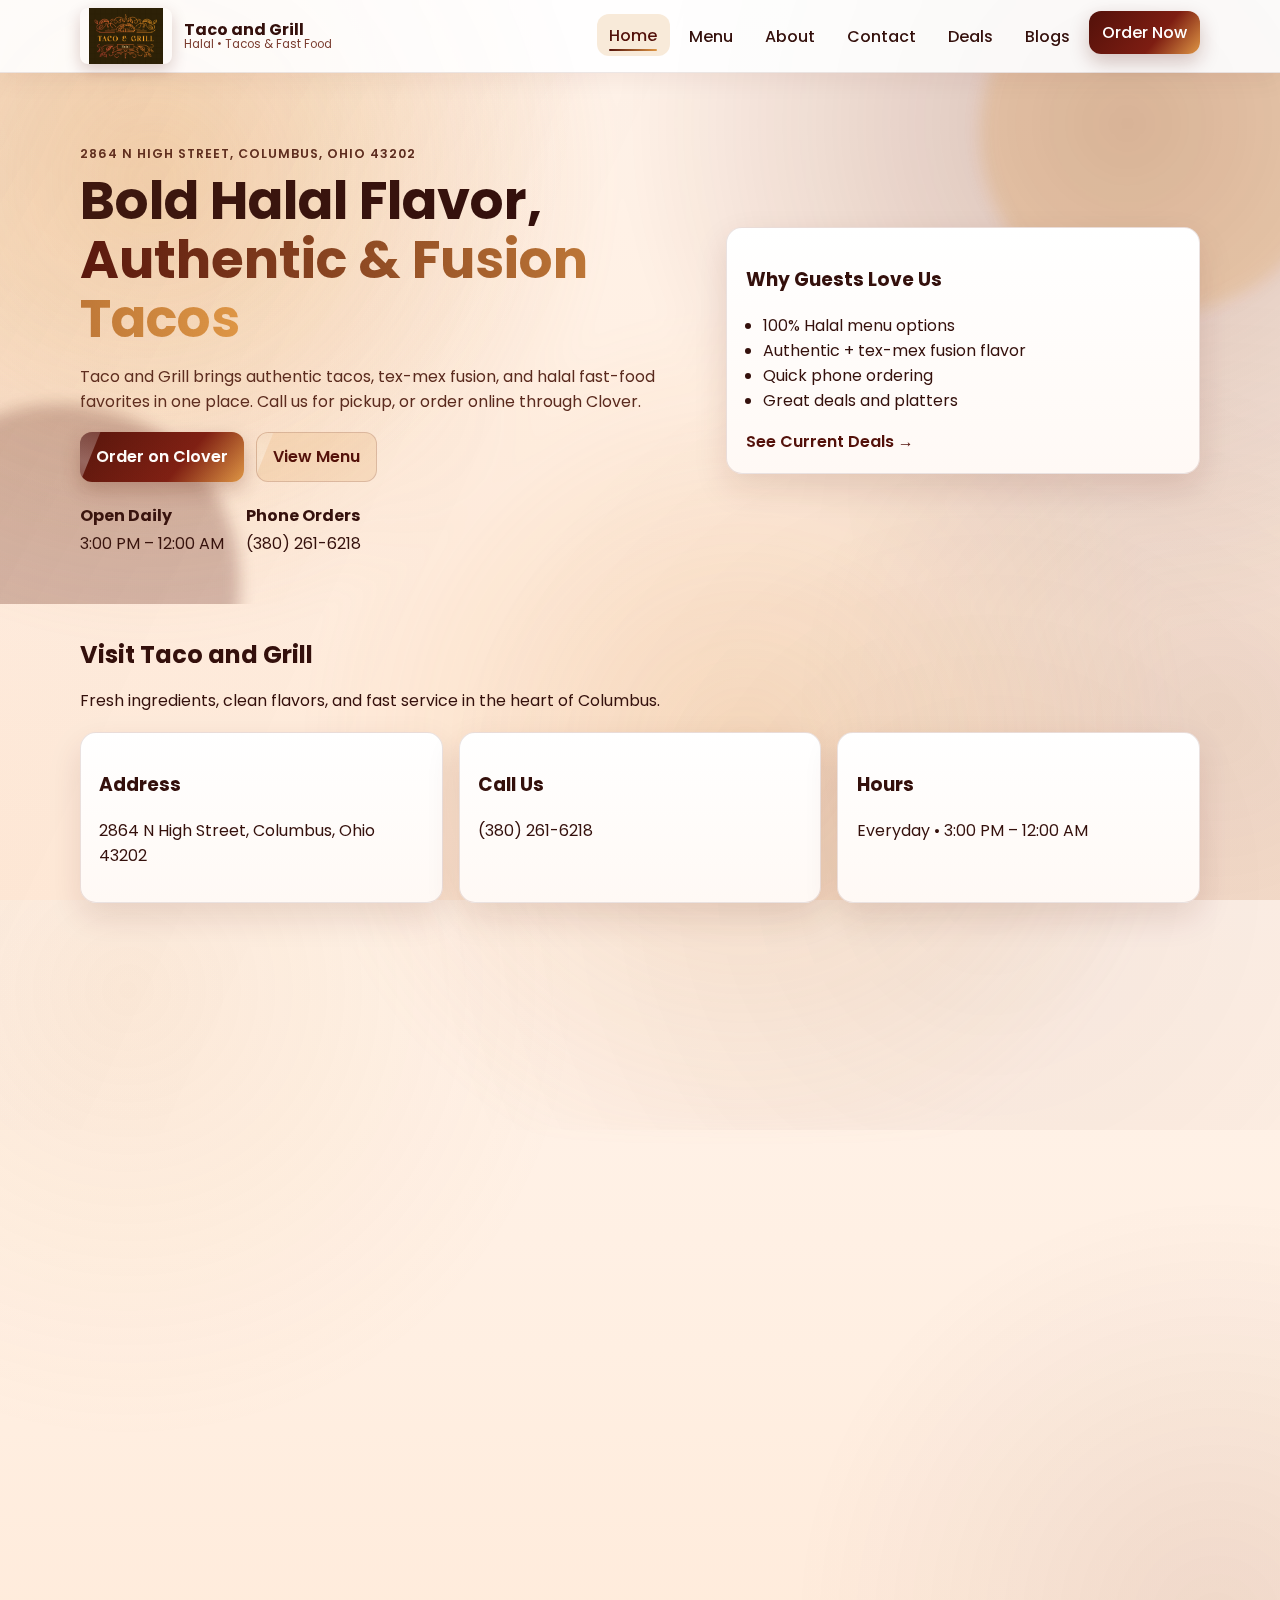
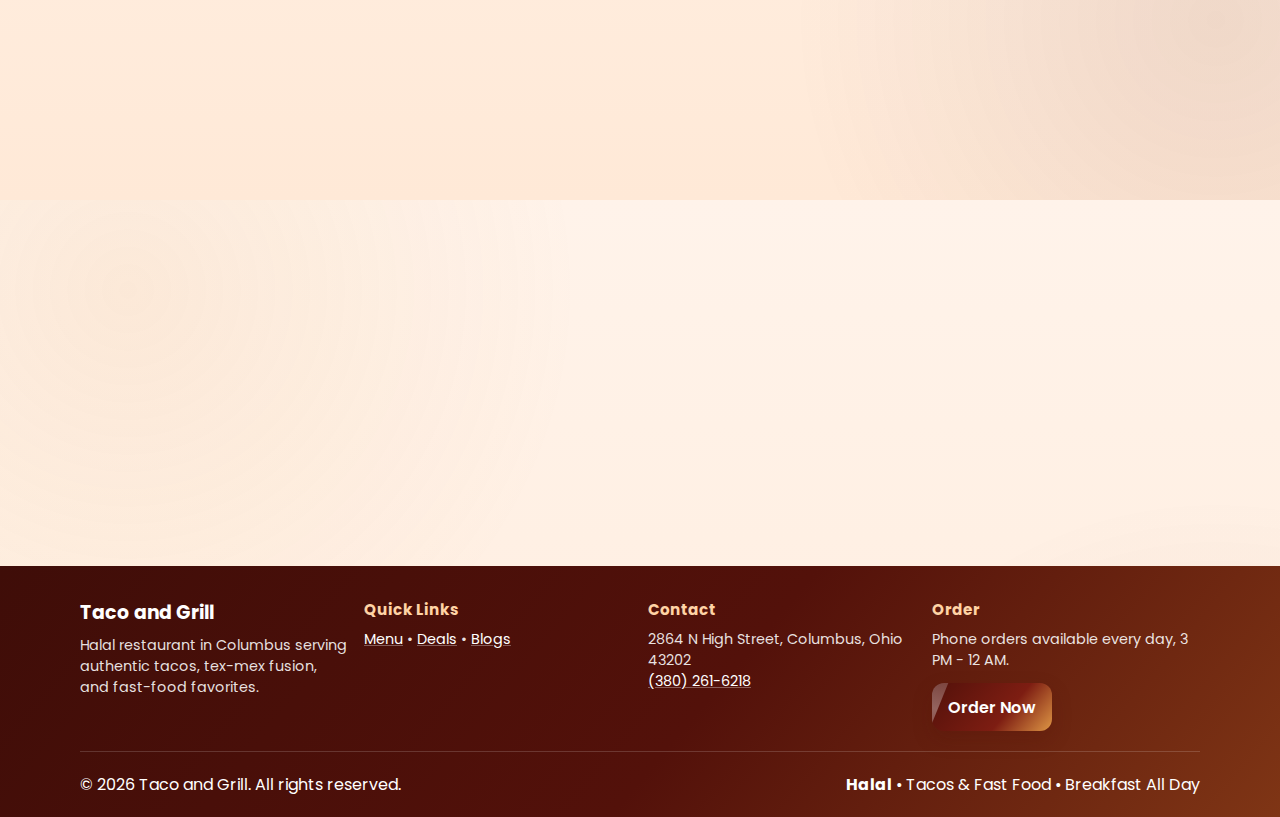
<file: index.html>
<!DOCTYPE html>
<html lang="en">
<head>
  <meta charset="UTF-8" />
  <meta name="viewport" content="width=device-width, initial-scale=1.0" />
  <title>Taco and Grill | Home</title>
  <meta name="description" content="Taco and Grill in Columbus, Ohio. Authentic and fusion tacos, tex-mex, halal fast food, and breakfast all day." />
  <link rel="preconnect" href="https://fonts.googleapis.com">
  <link rel="preconnect" href="https://fonts.gstatic.com" crossorigin>
  <link rel="icon" type="image/svg+xml" href="assets/images/favicon.svg" />
  <link href="https://fonts.googleapis.com/css2?family=Poppins:wght@300;400;500;600;700;800&display=swap" rel="stylesheet">
  <link rel="stylesheet" href="assets/css/styles.css" />
</head>
<body>
  <header class="site-header">
    <nav class="navbar container">
      <a class="brand" href="index.html" aria-label="Taco and Grill home">
        <img class="brand-logo" src="assets/images/logo.png" alt="Taco and Grill logo" onerror="this.style.display='none'; this.nextElementSibling.style.display='grid';" />
        <span class="brand-mark brand-fallback">T&G</span>
        <span class="brand-text">
          <strong>Taco and Grill</strong>
          <small>Halal • Tacos & Fast Food</small>
        </span>
      </a>
      <button class="menu-toggle" id="menuToggle" aria-label="Toggle menu">☰</button>
      <ul class="nav-links" id="navLinks">
        <li><a class="active" href="index.html">Home</a></li>
        <li><a href="menu.html">Menu</a></li>
        <li><a href="about.html">About</a></li>
        <li><a href="contact.html">Contact</a></li>
        <li><a href="deals.html">Deals</a></li>
        <li><a href="blogs.html">Blogs</a></li>
        <li><a id="orderNowLink" class="btn btn-primary" href="https://www.clover.com/" target="_blank" rel="noopener">Order Now</a></li>
      </ul>
    </nav>
  </header>

  <main>
    <section class="hero">
      <div class="hero-bg-glow hero-bg-glow-1"></div>
      <div class="hero-bg-glow hero-bg-glow-2"></div>
      <div class="container hero-grid">
        <div class="hero-content reveal-up">
          <p class="kicker">2864 N High Street, Columbus, Ohio 43202</p>
          <h1>Bold Halal Flavor, <span>Authentic & Fusion Tacos</span></h1>
          <p>
            Taco and Grill brings authentic tacos, tex-mex fusion, and halal fast-food favorites in one place.
            Call us for pickup, or order online through Clover.
          </p>
          <div class="hero-actions">
            <a class="btn btn-primary" id="heroOrderLink" href="https://www.clover.com/" target="_blank" rel="noopener">Order on Clover</a>
            <a class="btn btn-secondary" href="menu.html">View Menu</a>
          </div>
          <div class="meta-row">
            <div>
              <strong>Open Daily</strong>
              <span>3:00 PM – 12:00 AM</span>
            </div>
            <div>
              <strong>Phone Orders</strong>
              <a href="tel:+13802616218">(380) 261-6218</a>
            </div>
          </div>
        </div>
        <div class="hero-card reveal-up delay-1">
          <h3>Why Guests Love Us</h3>
          <ul>
            <li>100% Halal menu options</li>
            <li>Authentic + tex-mex fusion flavor</li>
            <li>Quick phone ordering</li>
            <li>Great deals and platters</li>
          </ul>
          <a href="deals.html" class="text-link">See Current Deals →</a>
        </div>
      </div>
    </section>

    <section class="section container">
      <div class="section-head reveal-up">
        <h2>Visit Taco and Grill</h2>
        <p>Fresh ingredients, clean flavors, and fast service in the heart of Columbus.</p>
      </div>
      <div class="info-cards">
        <article class="card reveal-up">
          <h3>Address</h3>
          <p data-restaurant-address>2864 N High Street, Columbus, Ohio 43202</p>
        </article>
        <article class="card reveal-up delay-1">
          <h3>Call Us</h3>
          <p><a data-restaurant-phone-link href="tel:+13802616218">(380) 261-6218</a></p>
        </article>
        <article class="card reveal-up delay-2">
          <h3>Hours</h3>
          <p data-restaurant-hours>Everyday • 3:00 PM – 12:00 AM</p>
        </article>
      </div>
    </section>

    <section class="section container">
      <div class="section-head reveal-up">
        <h2>What You’ll Find On Our Menu</h2>
        <p>A complete lineup of tacos, burritos, tortas, quesadillas, sides, drinks, plus breakfast served all day.</p>
      </div>
      <div class="cards-grid">
        <article class="card reveal-up">
          <h3>Street-Style Tacos</h3>
          <p>Chicken, beef, birria, shrimp, and supreme options loaded with fresh toppings and signature sauces.</p>
        </article>
        <article class="card reveal-up delay-1">
          <h3>Breakfast Available All Day</h3>
          <p>We keep breakfast on the menu all day as an extra option alongside our taco and fast-food lineup.</p>
        </article>
        <article class="card reveal-up delay-2">
          <h3>Family-Friendly Portions</h3>
          <p>Perfect for solo meals or sharing with friends and family, with generous portions and quick prep.</p>
        </article>
      </div>
    </section>

    <section class="section container">
      <div class="split-highlight reveal-up">
        <div>
          <p class="kicker">Why Choose Us</p>
          <h2>Fast Service, Big Flavor, Halal Focused</h2>
          <p>
            Taco and Grill is built for everyday convenience. Whether you’re grabbing dinner after work,
            planning a late-night pickup, or craving something quick and flavorful, our kitchen is ready with fast turnaround.
          </p>
          <ul class="list-check">
            <li>Halal-focused menu standards</li>
            <li>Open every day from 3 PM to 12 AM</li>
            <li>Easy phone ordering for pickup</li>
            <li>Online ordering through Clover</li>
          </ul>
        </div>
        <div class="highlight-stats">
          <article>
            <strong>7+</strong>
            <span>Menu Categories</span>
          </article>
          <article>
            <strong>All Day</strong>
            <span>Breakfast All Day Option</span>
          </article>
          <article>
            <strong>Daily</strong>
            <span>Open 3 PM - 12 AM</span>
          </article>
          <article>
            <strong>100%</strong>
            <span>Halal Focused</span>
          </article>
        </div>
      </div>
    </section>

    <section class="section container">
      <div class="section-head reveal-up">
        <h2>How to Order</h2>
        <p>Two easy ways to place your order.</p>
      </div>
      <div class="grid-2">
        <article class="card reveal-up">
          <h3>1) Call Us Directly</h3>
          <p>
            Call <a data-restaurant-phone-link href="tel:+13802616218"><strong data-restaurant-phone>(380) 261-6218</strong></a>
            to place your order and confirm pickup time.
          </p>
          <a class="btn btn-primary" href="tel:+13802616218">Call to Order</a>
        </article>
        <article class="card reveal-up delay-1">
          <h3>2) Order on Clover</h3>
          <p>
            Use the Order Now button in the navbar for online ordering through Clover.
            This website is menu view-only.
          </p>
          <a id="homeOrderLink" class="btn btn-secondary" href="https://www.clover.com/" target="_blank" rel="noopener">Open Clover</a>
        </article>
      </div>
    </section>
  </main>

  <footer class="site-footer">
    <div class="container footer-main">
      <div>
        <h3>Taco and Grill</h3>
        <p>Halal restaurant in Columbus serving authentic tacos, tex-mex fusion, and fast-food favorites.</p>
      </div>
      <div>
        <h4>Quick Links</h4>
        <p><a href="menu.html">Menu</a> • <a href="deals.html">Deals</a> • <a href="blogs.html">Blogs</a></p>
      </div>
      <div>
        <h4>Contact</h4>
        <p data-restaurant-address>2864 N High Street, Columbus, Ohio 43202</p>
        <p><a data-restaurant-phone-link href="tel:+13802616218"><span data-restaurant-phone>(380) 261-6218</span></a></p>
      </div>
      <div>
        <h4>Order</h4>
        <p>Phone orders available every day, 3 PM - 12 AM.</p>
        <a id="footerOrderLink" class="btn btn-primary" href="https://www.clover.com/" target="_blank" rel="noopener">Order Now</a>
      </div>
    </div>
    <div class="container footer-bottom">
      <p>© <span id="year"></span> Taco and Grill. All rights reserved.</p>
      <p><strong>Halal</strong> • Tacos & Fast Food • Breakfast All Day</p>
    </div>
  </footer>

  <script src="assets/js/main.js"></script>
</body>
</html>
</file>
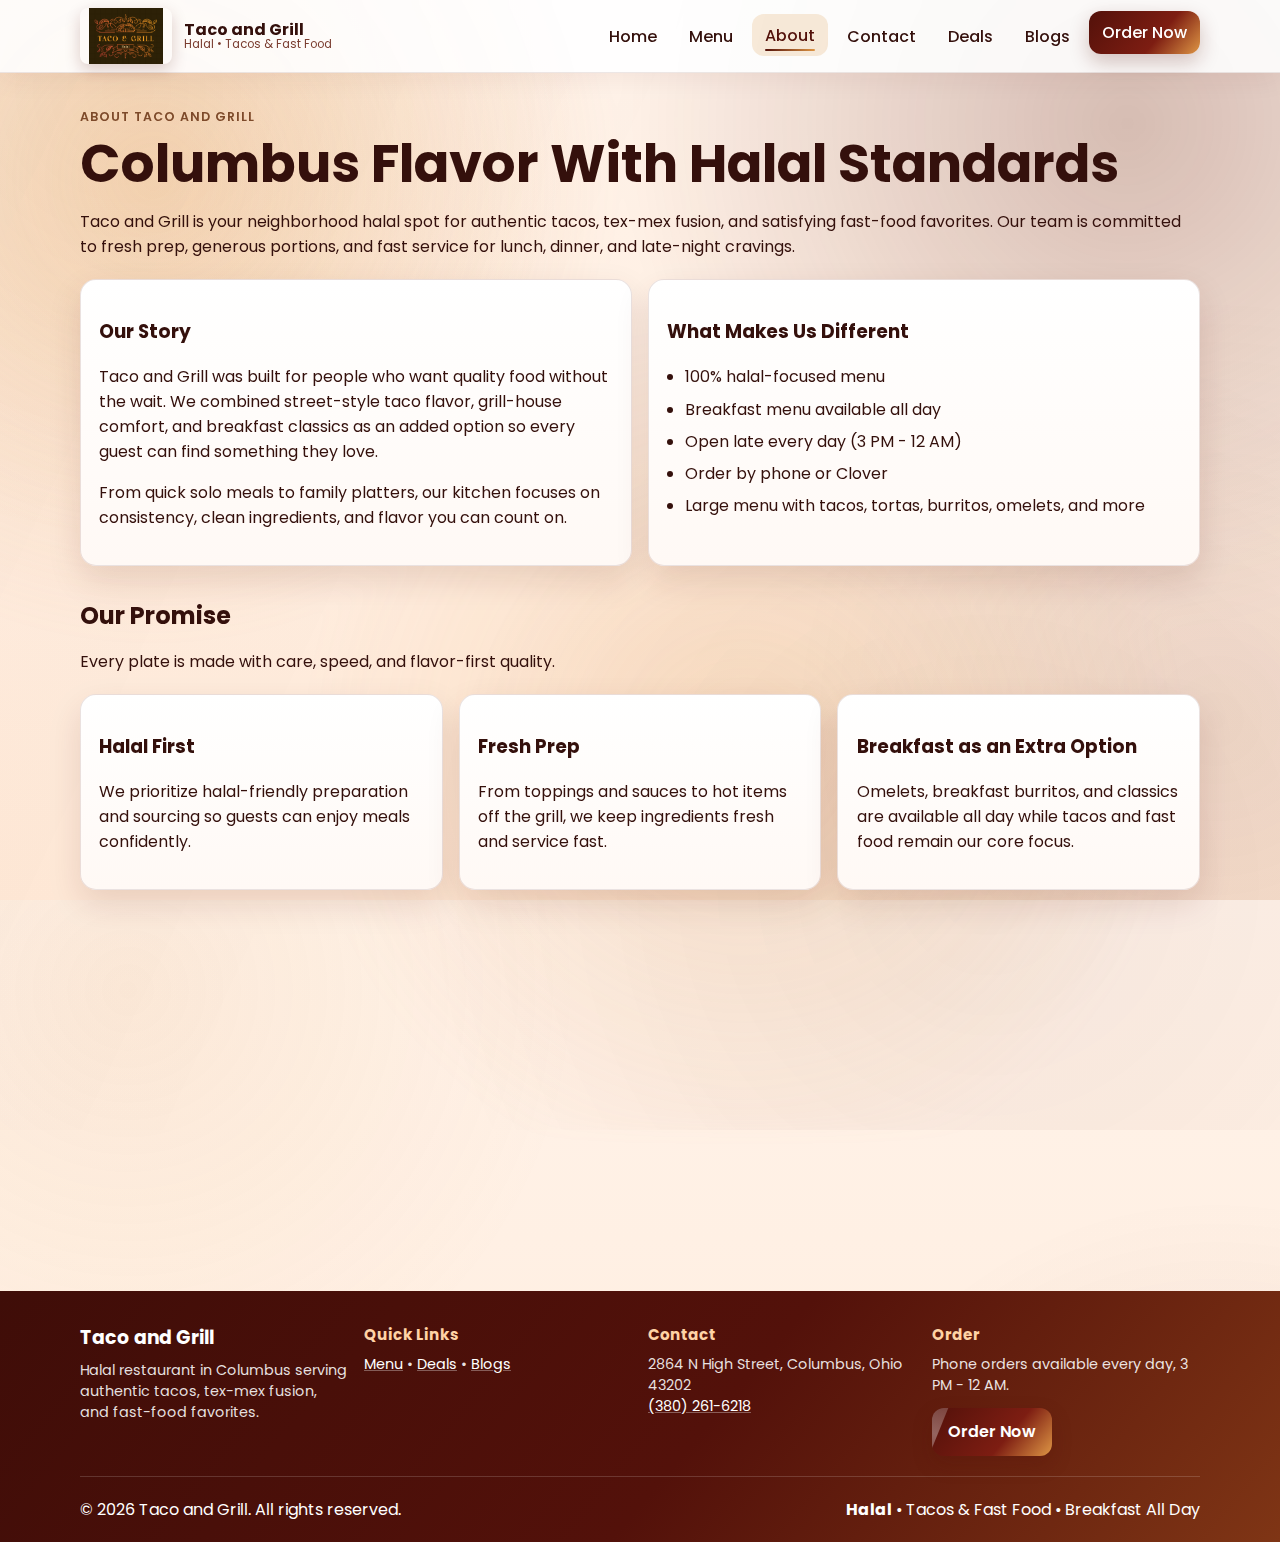
<file: about.html>
<!DOCTYPE html>
<html lang="en">
<head>
  <meta charset="UTF-8" />
  <meta name="viewport" content="width=device-width, initial-scale=1.0" />
  <title>Taco and Grill | About</title>
  <meta name="description" content="Learn more about Taco and Grill, your halal taco and fast-food spot in Columbus with authentic and fusion flavor." />
  <link rel="preconnect" href="https://fonts.googleapis.com">
  <link rel="preconnect" href="https://fonts.gstatic.com" crossorigin>
  <link rel="icon" type="image/svg+xml" href="assets/images/favicon.svg" />
  <link href="https://fonts.googleapis.com/css2?family=Poppins:wght@300;400;500;600;700;800&display=swap" rel="stylesheet">
  <link rel="stylesheet" href="assets/css/styles.css" />
</head>
<body>
  <header class="site-header">
    <nav class="navbar container">
      <a class="brand" href="index.html" aria-label="Taco and Grill home">
        <img class="brand-logo" src="assets/images/logo.png" alt="Taco and Grill logo" onerror="this.style.display='none'; this.nextElementSibling.style.display='grid';" />
        <span class="brand-mark brand-fallback">T&G</span>
        <span class="brand-text">
          <strong>Taco and Grill</strong>
          <small>Halal • Tacos & Fast Food</small>
        </span>
      </a>
      <button class="menu-toggle" id="menuToggle" aria-label="Toggle menu">☰</button>
      <ul class="nav-links" id="navLinks">
        <li><a href="index.html">Home</a></li>
        <li><a href="menu.html">Menu</a></li>
        <li><a class="active" href="about.html">About</a></li>
        <li><a href="contact.html">Contact</a></li>
        <li><a href="deals.html">Deals</a></li>
        <li><a href="blogs.html">Blogs</a></li>
        <li><a id="orderNowLink" class="btn btn-primary" href="https://www.clover.com/" target="_blank" rel="noopener">Order Now</a></li>
      </ul>
    </nav>
  </header>

  <main class="container page-main">
    <section class="section-head reveal-up">
      <p class="kicker">About Taco and Grill</p>
      <h1>Columbus Flavor With Halal Standards</h1>
      <p>
        Taco and Grill is your neighborhood halal spot for authentic tacos, tex-mex fusion, and satisfying fast-food favorites.
        Our team is committed to fresh prep, generous portions, and fast service for lunch, dinner, and late-night cravings.
      </p>
    </section>

    <section class="grid-2">
      <article class="card reveal-up">
        <h3>Our Story</h3>
        <p>
          Taco and Grill was built for people who want quality food without the wait. We combined street-style taco flavor,
          grill-house comfort, and breakfast classics as an added option so every guest can find something they love.
        </p>
        <p>
          From quick solo meals to family platters, our kitchen focuses on consistency, clean ingredients, and flavor you can count on.
        </p>
      </article>
      <article class="card reveal-up delay-1">
        <h3>What Makes Us Different</h3>
        <ul class="list-check">
          <li>100% halal-focused menu</li>
          <li>Breakfast menu available all day</li>
          <li>Open late every day (3 PM - 12 AM)</li>
          <li>Order by phone or Clover</li>
          <li>Large menu with tacos, tortas, burritos, omelets, and more</li>
        </ul>
      </article>
    </section>

    <section class="section">
      <div class="section-head reveal-up">
        <h2>Our Promise</h2>
        <p>Every plate is made with care, speed, and flavor-first quality.</p>
      </div>
      <div class="info-cards">
        <article class="card reveal-up">
          <h3>Halal First</h3>
          <p>
            We prioritize halal-friendly preparation and sourcing so guests can enjoy meals confidently.
          </p>
        </article>
        <article class="card reveal-up delay-1">
          <h3>Fresh Prep</h3>
          <p>
            From toppings and sauces to hot items off the grill, we keep ingredients fresh and service fast.
          </p>
        </article>
        <article class="card reveal-up delay-2">
          <h3>Breakfast as an Extra Option</h3>
          <p>
            Omelets, breakfast burritos, and classics are available all day while tacos and fast food remain our core focus.
          </p>
        </article>
      </div>
    </section>

    <section class="section">
      <div class="card reveal-up">
        <h3>Visit Us in Columbus</h3>
        <p>
          Located at <strong>2864 N High Street, Columbus, Ohio 43202</strong>, Taco and Grill is easy to reach for pickup
          and quick phone orders. Whether you are stopping by after work or ordering dinner for the family,
          we are ready to serve you.
        </p>
        <p>
          Questions about menu items, platters, or current specials? Call us at
          <a data-restaurant-phone-link href="tel:+13802616218"><strong data-restaurant-phone>(380) 261-6218</strong></a>.
        </p>
      </div>
    </section>
  </main>

  <footer class="site-footer">
    <div class="container footer-main">
      <div>
        <h3>Taco and Grill</h3>
        <p>Halal restaurant in Columbus serving authentic tacos, tex-mex fusion, and fast-food favorites.</p>
      </div>
      <div>
        <h4>Quick Links</h4>
        <p><a href="menu.html">Menu</a> • <a href="deals.html">Deals</a> • <a href="blogs.html">Blogs</a></p>
      </div>
      <div>
        <h4>Contact</h4>
        <p data-restaurant-address>2864 N High Street, Columbus, Ohio 43202</p>
        <p><a data-restaurant-phone-link href="tel:+13802616218"><span data-restaurant-phone>(380) 261-6218</span></a></p>
      </div>
      <div>
        <h4>Order</h4>
        <p>Phone orders available every day, 3 PM - 12 AM.</p>
        <a id="footerOrderLink" class="btn btn-primary" href="https://www.clover.com/" target="_blank" rel="noopener">Order Now</a>
      </div>
    </div>
    <div class="container footer-bottom">
      <p>© <span id="year"></span> Taco and Grill. All rights reserved.</p>
      <p><strong>Halal</strong> • Tacos & Fast Food • Breakfast All Day</p>
    </div>
  </footer>

  <script src="assets/js/main.js"></script>
</body>
</html>
</file>
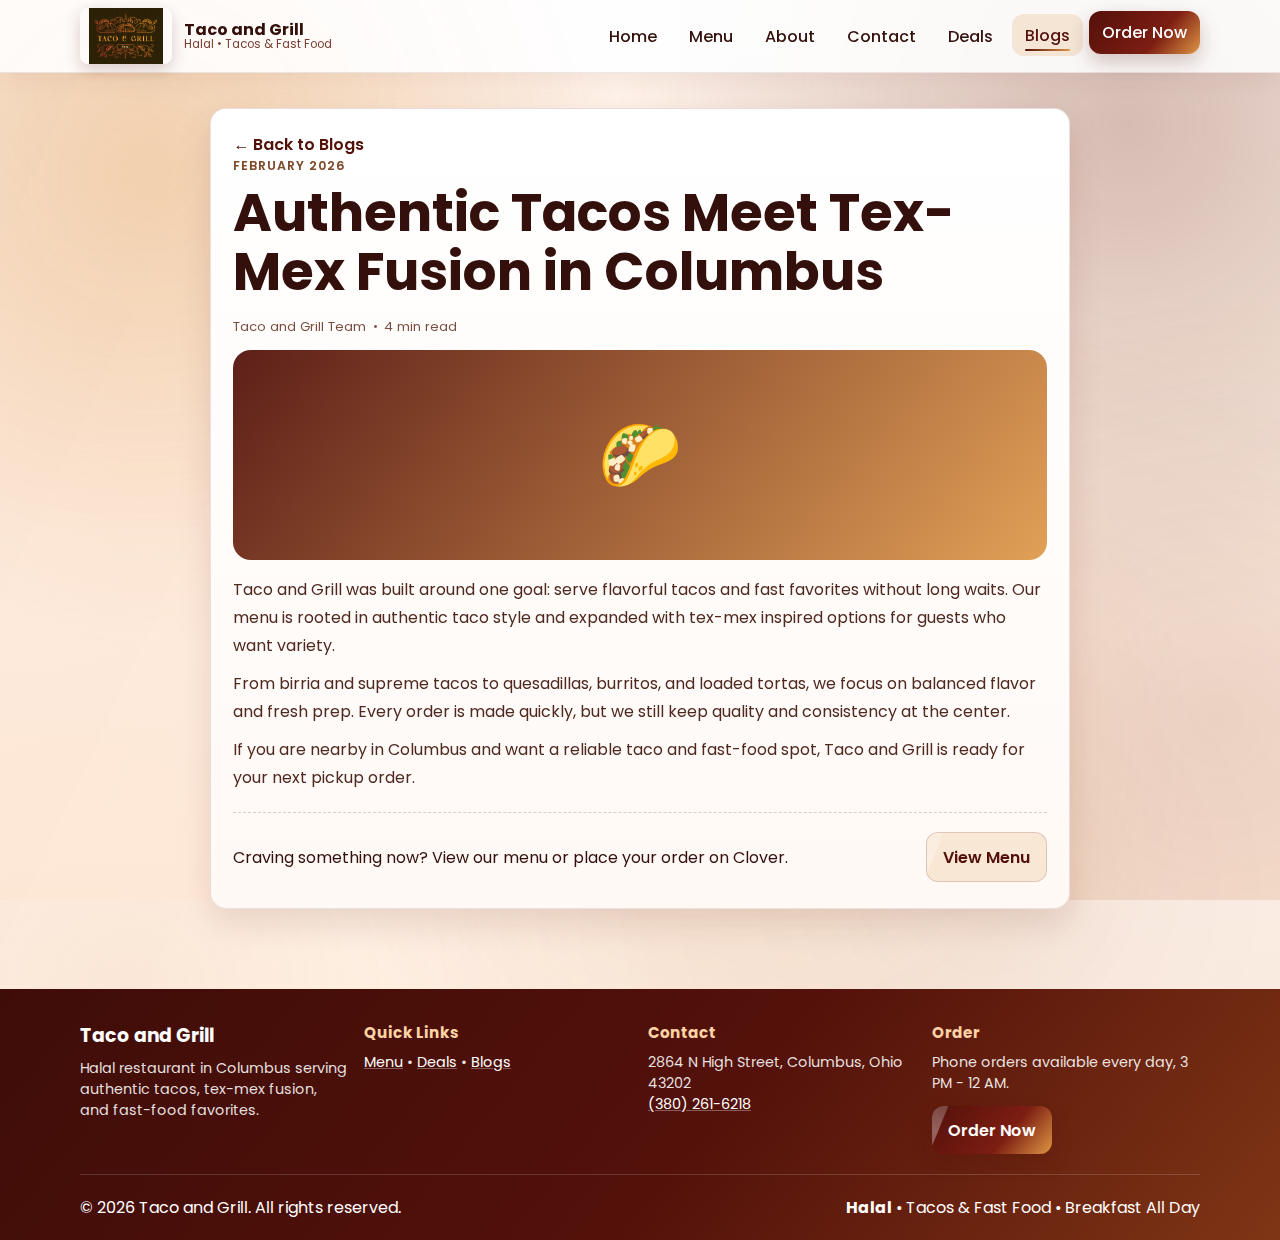
<file: blog-detail.html>
<!DOCTYPE html>
<html lang="en">
<head>
  <meta charset="UTF-8" />
  <meta name="viewport" content="width=device-width, initial-scale=1.0" />
  <title>Taco and Grill | Blog</title>
  <meta name="description" content="Read blog updates and restaurant stories from Taco and Grill." />
  <link rel="preconnect" href="https://fonts.googleapis.com">
  <link rel="preconnect" href="https://fonts.gstatic.com" crossorigin>
  <link rel="icon" type="image/svg+xml" href="assets/images/favicon.svg" />
  <link href="https://fonts.googleapis.com/css2?family=Poppins:wght@300;400;500;600;700;800&display=swap" rel="stylesheet">
  <link rel="stylesheet" href="assets/css/styles.css" />
</head>
<body>
  <header class="site-header">
    <nav class="navbar container">
      <a class="brand" href="index.html" aria-label="Taco and Grill home">
        <img class="brand-logo" src="assets/images/logo.png" alt="Taco and Grill logo" onerror="this.style.display='none'; this.nextElementSibling.style.display='grid';" />
        <span class="brand-mark brand-fallback">T&G</span>
        <span class="brand-text">
          <strong>Taco and Grill</strong>
          <small>Halal • Tacos & Fast Food</small>
        </span>
      </a>
      <button class="menu-toggle" id="menuToggle" aria-label="Toggle menu">☰</button>
      <ul class="nav-links" id="navLinks">
        <li><a href="index.html">Home</a></li>
        <li><a href="menu.html">Menu</a></li>
        <li><a href="about.html">About</a></li>
        <li><a href="contact.html">Contact</a></li>
        <li><a href="deals.html">Deals</a></li>
        <li><a class="active" href="blogs.html">Blogs</a></li>
        <li><a id="orderNowLink" class="btn btn-primary" href="https://www.clover.com/" target="_blank" rel="noopener">Order Now</a></li>
      </ul>
    </nav>
  </header>

  <main class="container page-main">
    <section id="blogDetailContainer" aria-live="polite"></section>
  </main>

  <footer class="site-footer">
    <div class="container footer-main">
      <div>
        <h3>Taco and Grill</h3>
        <p>Halal restaurant in Columbus serving authentic tacos, tex-mex fusion, and fast-food favorites.</p>
      </div>
      <div>
        <h4>Quick Links</h4>
        <p><a href="menu.html">Menu</a> • <a href="deals.html">Deals</a> • <a href="blogs.html">Blogs</a></p>
      </div>
      <div>
        <h4>Contact</h4>
        <p data-restaurant-address>2864 N High Street, Columbus, Ohio 43202</p>
        <p><a data-restaurant-phone-link href="tel:+13802616218"><span data-restaurant-phone>(380) 261-6218</span></a></p>
      </div>
      <div>
        <h4>Order</h4>
        <p>Phone orders available every day, 3 PM - 12 AM.</p>
        <a id="footerOrderLink" class="btn btn-primary" href="https://www.clover.com/" target="_blank" rel="noopener">Order Now</a>
      </div>
    </div>
    <div class="container footer-bottom">
      <p>© <span id="year"></span> Taco and Grill. All rights reserved.</p>
      <p><strong>Halal</strong> • Tacos & Fast Food • Breakfast All Day</p>
    </div>
  </footer>

  <script src="assets/js/main.js"></script>
</body>
</html>
</file>
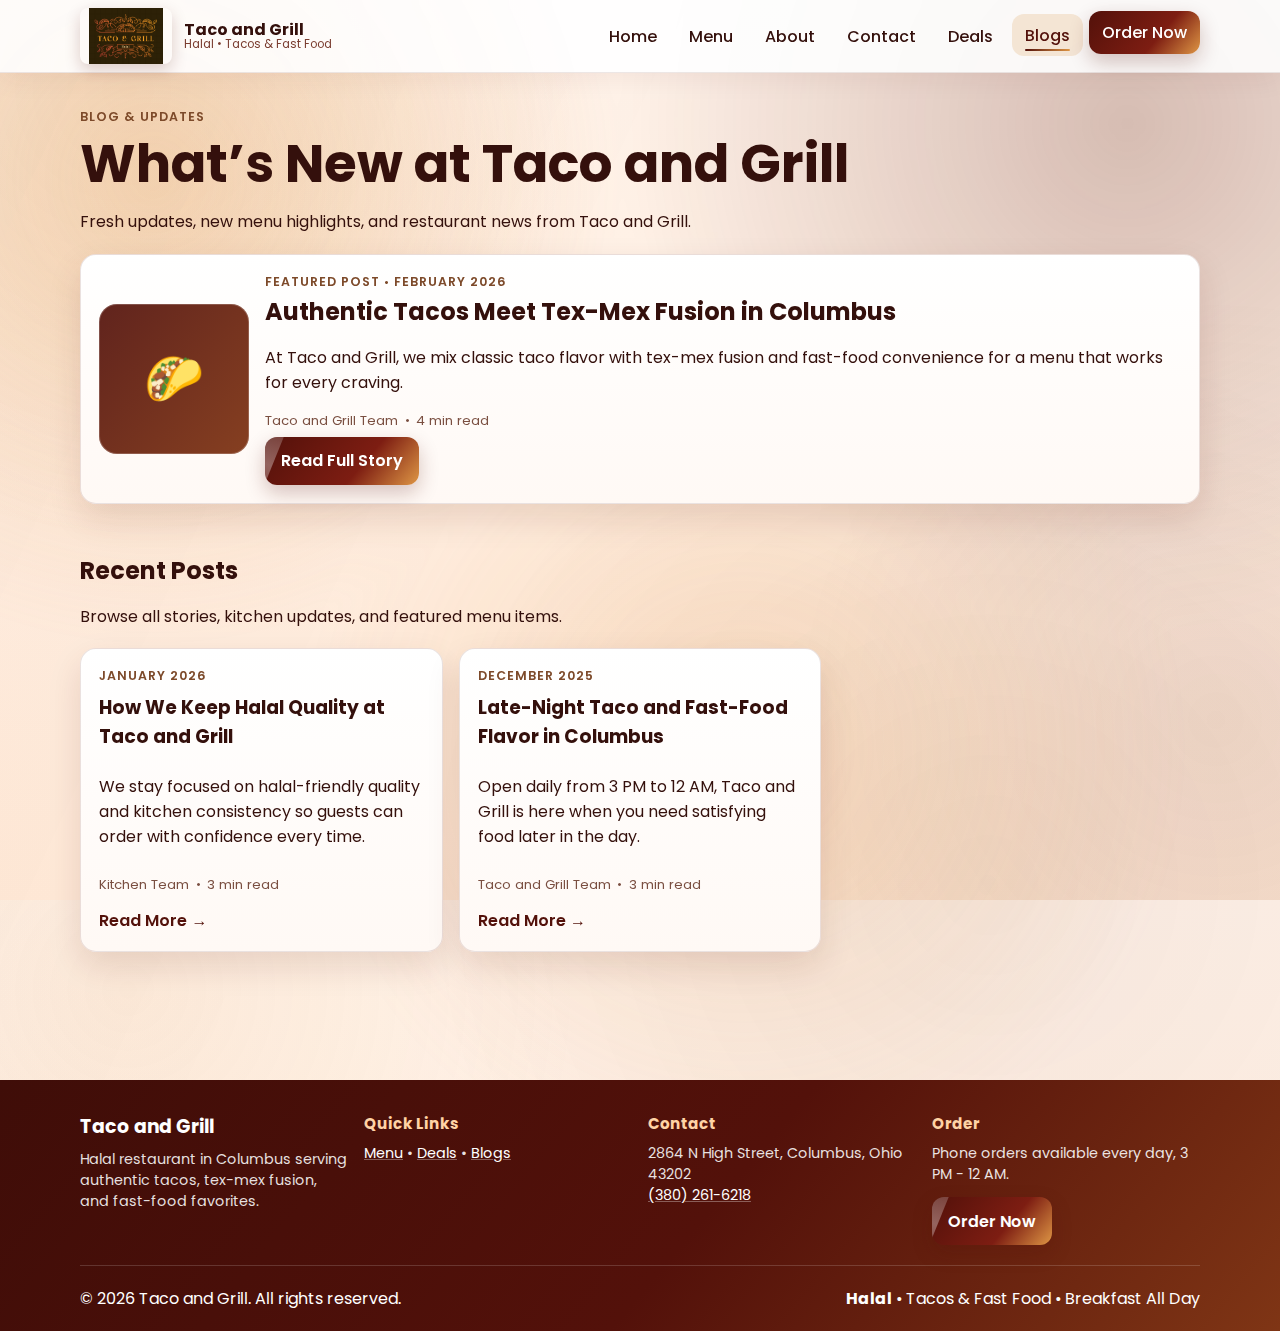
<file: blogs.html>
<!DOCTYPE html>
<html lang="en">
<head>
  <meta charset="UTF-8" />
  <meta name="viewport" content="width=device-width, initial-scale=1.0" />
  <title>Taco and Grill | Blogs</title>
  <meta name="description" content="Latest updates, food highlights, and restaurant news from Taco and Grill." />
  <link rel="preconnect" href="https://fonts.googleapis.com">
  <link rel="preconnect" href="https://fonts.gstatic.com" crossorigin>
  <link rel="icon" type="image/svg+xml" href="assets/images/favicon.svg" />
  <link href="https://fonts.googleapis.com/css2?family=Poppins:wght@300;400;500;600;700;800&display=swap" rel="stylesheet">
  <link rel="stylesheet" href="assets/css/styles.css" />
</head>
<body>
  <header class="site-header">
    <nav class="navbar container">
      <a class="brand" href="index.html" aria-label="Taco and Grill home">
        <img class="brand-logo" src="assets/images/logo.png" alt="Taco and Grill logo" onerror="this.style.display='none'; this.nextElementSibling.style.display='grid';" />
        <span class="brand-mark brand-fallback">T&G</span>
        <span class="brand-text">
          <strong>Taco and Grill</strong>
          <small>Halal • Tacos & Fast Food</small>
        </span>
      </a>
      <button class="menu-toggle" id="menuToggle" aria-label="Toggle menu">☰</button>
      <ul class="nav-links" id="navLinks">
        <li><a href="index.html">Home</a></li>
        <li><a href="menu.html">Menu</a></li>
        <li><a href="about.html">About</a></li>
        <li><a href="contact.html">Contact</a></li>
        <li><a href="deals.html">Deals</a></li>
        <li><a class="active" href="blogs.html">Blogs</a></li>
        <li><a id="orderNowLink" class="btn btn-primary" href="https://www.clover.com/" target="_blank" rel="noopener">Order Now</a></li>
      </ul>
    </nav>
  </header>

  <main class="container page-main">
    <section class="section-head reveal-up">
      <p class="kicker">Blog & Updates</p>
      <h1>What’s New at Taco and Grill</h1>
      <p>Fresh updates, new menu highlights, and restaurant news from Taco and Grill.</p>
    </section>

    <section id="blogsFeatured" class="blog-feature-wrap" aria-live="polite"></section>

    <section class="section">
      <div class="section-head reveal-up">
        <h2>Recent Posts</h2>
        <p>Browse all stories, kitchen updates, and featured menu items.</p>
      </div>
      <div id="blogsContainer" class="blog-grid" aria-live="polite"></div>
    </section>
  </main>

  <footer class="site-footer">
    <div class="container footer-main">
      <div>
        <h3>Taco and Grill</h3>
        <p>Halal restaurant in Columbus serving authentic tacos, tex-mex fusion, and fast-food favorites.</p>
      </div>
      <div>
        <h4>Quick Links</h4>
        <p><a href="menu.html">Menu</a> • <a href="deals.html">Deals</a> • <a href="blogs.html">Blogs</a></p>
      </div>
      <div>
        <h4>Contact</h4>
        <p data-restaurant-address>2864 N High Street, Columbus, Ohio 43202</p>
        <p><a data-restaurant-phone-link href="tel:+13802616218"><span data-restaurant-phone>(380) 261-6218</span></a></p>
      </div>
      <div>
        <h4>Order</h4>
        <p>Phone orders available every day, 3 PM - 12 AM.</p>
        <a id="footerOrderLink" class="btn btn-primary" href="https://www.clover.com/" target="_blank" rel="noopener">Order Now</a>
      </div>
    </div>
    <div class="container footer-bottom">
      <p>© <span id="year"></span> Taco and Grill. All rights reserved.</p>
      <p><strong>Halal</strong> • Tacos & Fast Food • Breakfast All Day</p>
    </div>
  </footer>

  <script src="assets/js/main.js"></script>
</body>
</html>
</file>
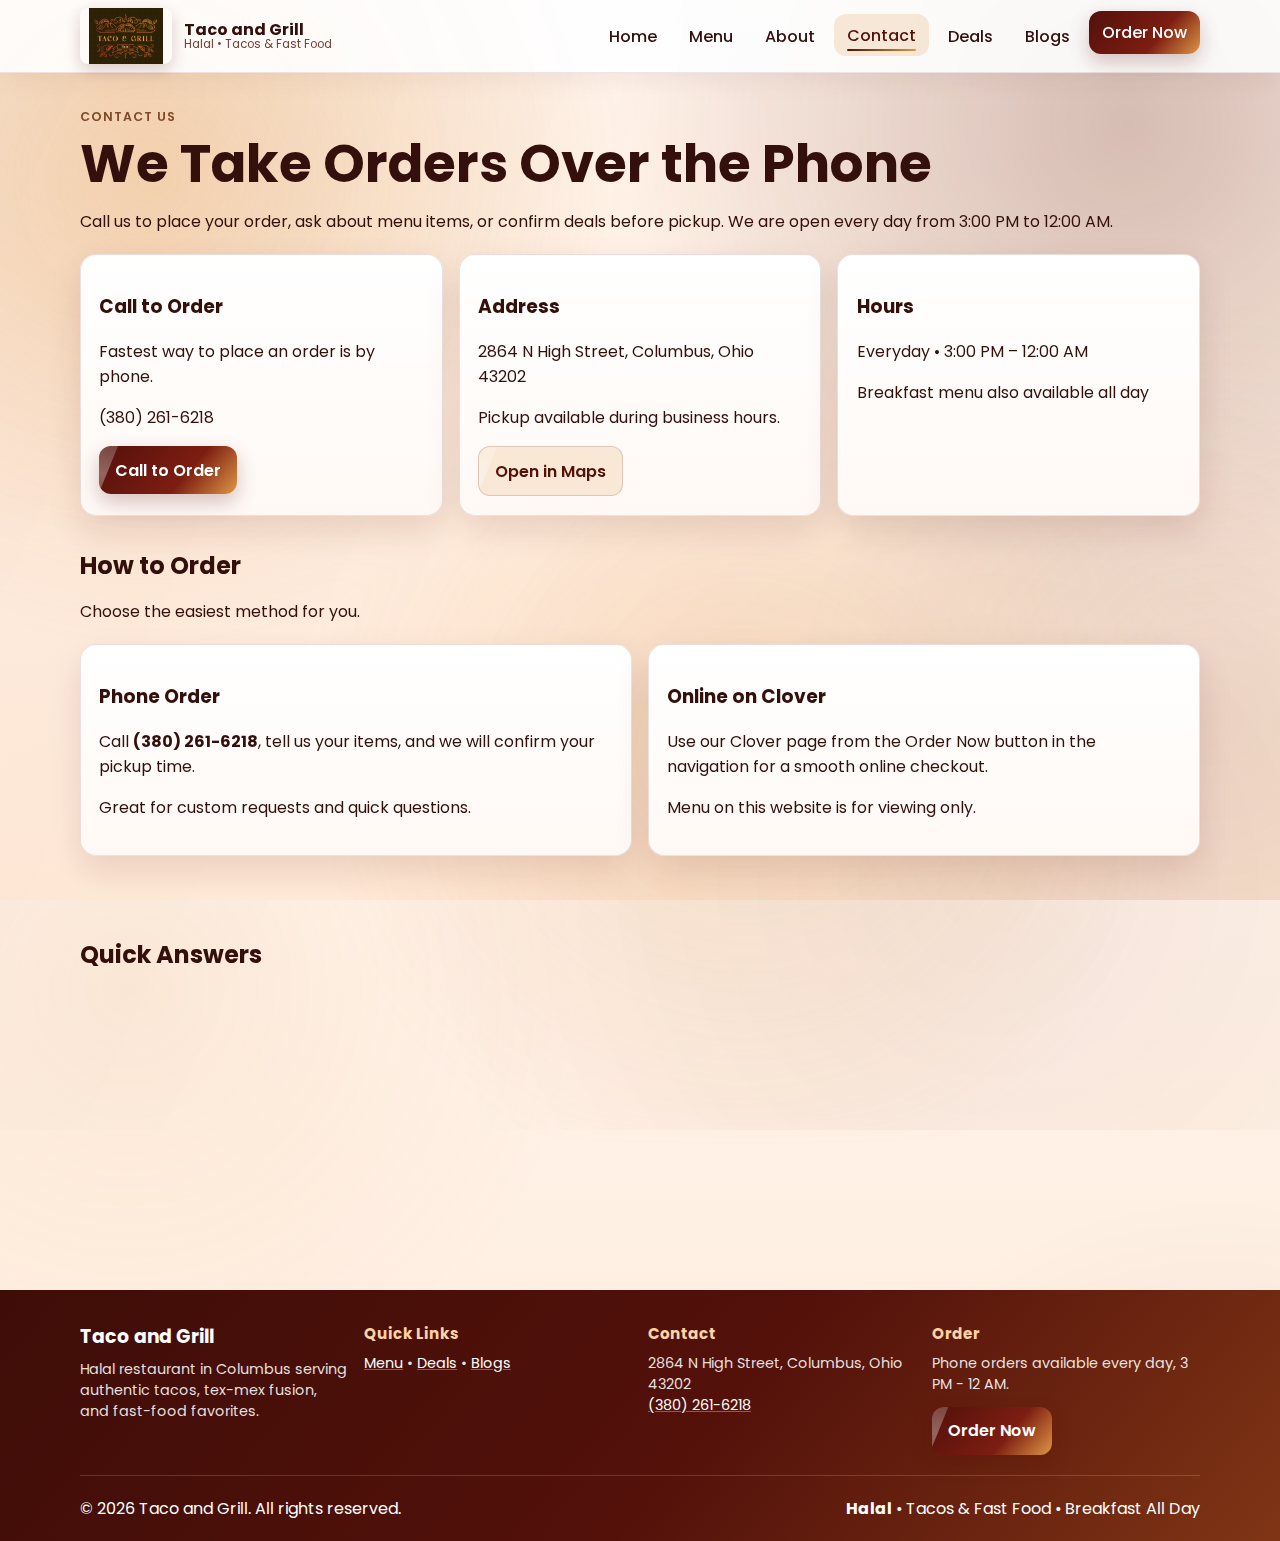
<file: contact.html>
<!DOCTYPE html>
<html lang="en">
<head>
  <meta charset="UTF-8" />
  <meta name="viewport" content="width=device-width, initial-scale=1.0" />
  <title>Taco and Grill | Contact</title>
  <meta name="description" content="Contact Taco and Grill in Columbus, OH for phone orders and restaurant information." />
  <link rel="preconnect" href="https://fonts.googleapis.com">
  <link rel="preconnect" href="https://fonts.gstatic.com" crossorigin>
  <link rel="icon" type="image/svg+xml" href="assets/images/favicon.svg" />
  <link href="https://fonts.googleapis.com/css2?family=Poppins:wght@300;400;500;600;700;800&display=swap" rel="stylesheet">
  <link rel="stylesheet" href="assets/css/styles.css" />
</head>
<body>
  <header class="site-header">
    <nav class="navbar container">
      <a class="brand" href="index.html" aria-label="Taco and Grill home">
        <img class="brand-logo" src="assets/images/logo.png" alt="Taco and Grill logo" onerror="this.style.display='none'; this.nextElementSibling.style.display='grid';" />
        <span class="brand-mark brand-fallback">T&G</span>
        <span class="brand-text">
          <strong>Taco and Grill</strong>
          <small>Halal • Tacos & Fast Food</small>
        </span>
      </a>
      <button class="menu-toggle" id="menuToggle" aria-label="Toggle menu">☰</button>
      <ul class="nav-links" id="navLinks">
        <li><a href="index.html">Home</a></li>
        <li><a href="menu.html">Menu</a></li>
        <li><a href="about.html">About</a></li>
        <li><a class="active" href="contact.html">Contact</a></li>
        <li><a href="deals.html">Deals</a></li>
        <li><a href="blogs.html">Blogs</a></li>
        <li><a id="orderNowLink" class="btn btn-primary" href="https://www.clover.com/" target="_blank" rel="noopener">Order Now</a></li>
      </ul>
    </nav>
  </header>

  <main class="container page-main">
    <section class="section-head reveal-up">
      <p class="kicker">Contact Us</p>
      <h1>We Take Orders Over the Phone</h1>
      <p>
        Call us to place your order, ask about menu items, or confirm deals before pickup.
        We are open every day from 3:00 PM to 12:00 AM.
      </p>
    </section>

    <section class="info-cards">
      <article class="card reveal-up">
        <h3>Call to Order</h3>
        <p>Fastest way to place an order is by phone.</p>
        <p><a data-restaurant-phone-link href="tel:+13802616218"><span data-restaurant-phone>(380) 261-6218</span></a></p>
        <a class="btn btn-primary" href="tel:+13802616218">Call to Order</a>
      </article>
      <article class="card reveal-up delay-1">
        <h3>Address</h3>
        <p data-restaurant-address>2864 N High Street, Columbus, Ohio 43202</p>
        <p>Pickup available during business hours.</p>
        <a class="btn btn-secondary" href="https://maps.google.com/?q=2864+N+High+Street,+Columbus,+Ohio+43202" target="_blank" rel="noopener">Open in Maps</a>
      </article>
      <article class="card reveal-up delay-2">
        <h3>Hours</h3>
        <p data-restaurant-hours>Everyday • 3:00 PM – 12:00 AM</p>
        <p>Breakfast menu also available all day</p>
      </article>
    </section>

    <section class="section">
      <div class="section-head reveal-up">
        <h2>How to Order</h2>
        <p>Choose the easiest method for you.</p>
      </div>
      <div class="grid-2">
        <article class="card reveal-up">
          <h3>Phone Order</h3>
          <p>
            Call <a data-restaurant-phone-link href="tel:+13802616218"><strong data-restaurant-phone>(380) 261-6218</strong></a>,
            tell us your items, and we will confirm your pickup time.
          </p>
          <p>Great for custom requests and quick questions.</p>
        </article>
        <article class="card reveal-up delay-1">
          <h3>Online on Clover</h3>
          <p>
            Use our Clover page from the Order Now button in the navigation for a smooth online checkout.
          </p>
          <p>Menu on this website is for viewing only.</p>
        </article>
      </div>
    </section>

    <section class="section">
      <div class="section-head reveal-up">
        <h2>Quick Answers</h2>
      </div>
      <div class="info-cards">
        <article class="card reveal-up">
          <h3>Do you serve halal food?</h3>
          <p>Yes. Taco and Grill is a halal-focused restaurant.</p>
        </article>
        <article class="card reveal-up delay-1">
          <h3>Do you serve breakfast all day?</h3>
          <p>Yes, breakfast is available all day during open hours.</p>
        </article>
        <article class="card reveal-up delay-2">
          <h3>Can I order on this website?</h3>
          <p>No. This website is view-only; order by phone or through Clover.</p>
        </article>
      </div>
    </section>
  </main>

  <footer class="site-footer">
    <div class="container footer-main">
      <div>
        <h3>Taco and Grill</h3>
        <p>Halal restaurant in Columbus serving authentic tacos, tex-mex fusion, and fast-food favorites.</p>
      </div>
      <div>
        <h4>Quick Links</h4>
        <p><a href="menu.html">Menu</a> • <a href="deals.html">Deals</a> • <a href="blogs.html">Blogs</a></p>
      </div>
      <div>
        <h4>Contact</h4>
        <p data-restaurant-address>2864 N High Street, Columbus, Ohio 43202</p>
        <p><a data-restaurant-phone-link href="tel:+13802616218"><span data-restaurant-phone>(380) 261-6218</span></a></p>
      </div>
      <div>
        <h4>Order</h4>
        <p>Phone orders available every day, 3 PM - 12 AM.</p>
        <a id="footerOrderLink" class="btn btn-primary" href="https://www.clover.com/" target="_blank" rel="noopener">Order Now</a>
      </div>
    </div>
    <div class="container footer-bottom">
      <p>© <span id="year"></span> Taco and Grill. All rights reserved.</p>
      <p><strong>Halal</strong> • Tacos & Fast Food • Breakfast All Day</p>
    </div>
  </footer>

  <script src="assets/js/main.js"></script>
</body>
</html>
</file>
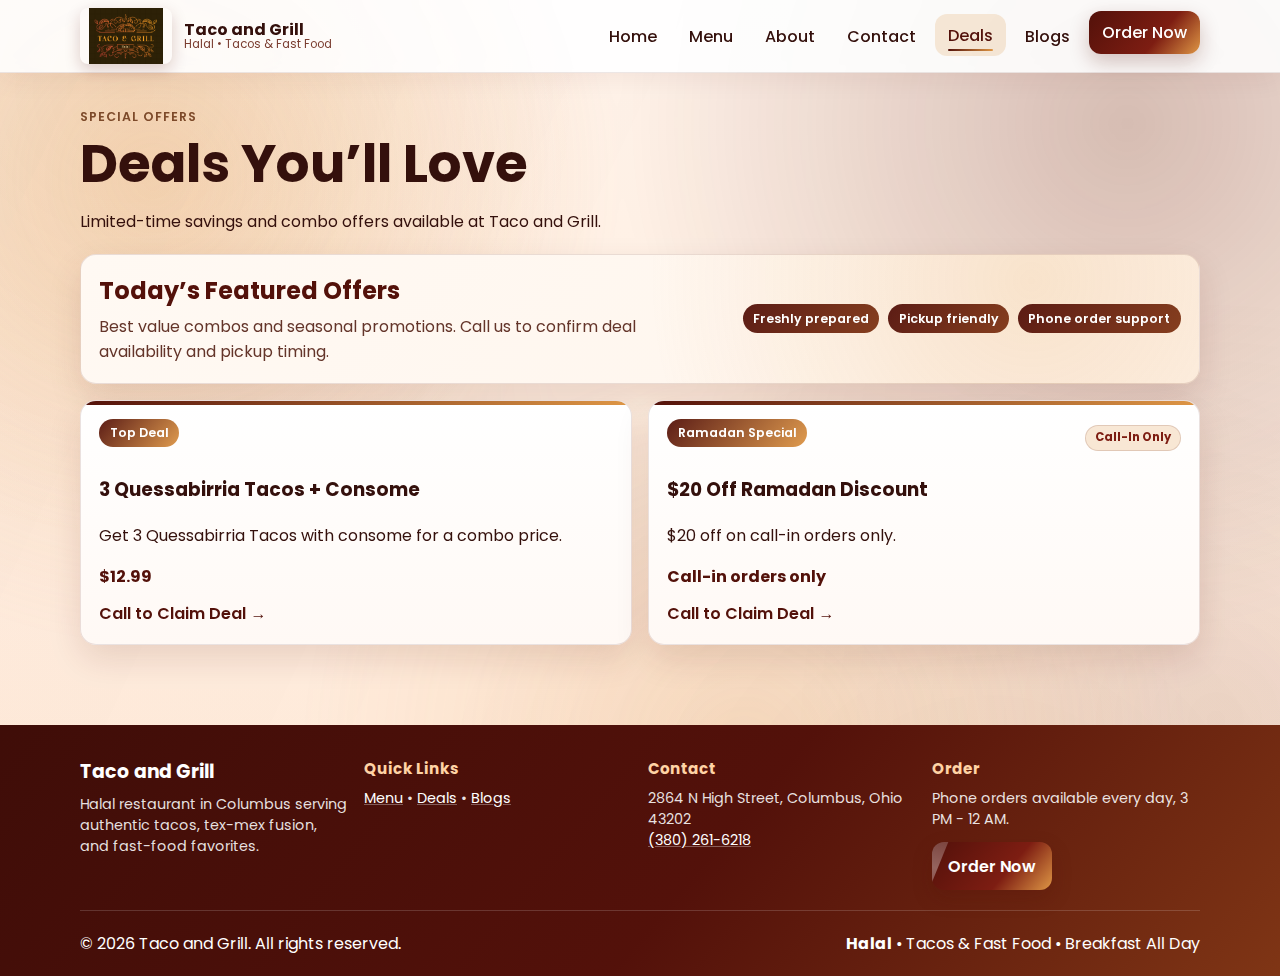
<file: deals.html>
<!DOCTYPE html>
<html lang="en">
<head>
  <meta charset="UTF-8" />
  <meta name="viewport" content="width=device-width, initial-scale=1.0" />
  <title>Taco and Grill | Deals</title>
  <meta name="description" content="View current meal deals and combo offers at Taco and Grill." />
  <link rel="preconnect" href="https://fonts.googleapis.com">
  <link rel="preconnect" href="https://fonts.gstatic.com" crossorigin>
  <link rel="icon" type="image/svg+xml" href="assets/images/favicon.svg" />
  <link href="https://fonts.googleapis.com/css2?family=Poppins:wght@300;400;500;600;700;800&display=swap" rel="stylesheet">
  <link rel="stylesheet" href="assets/css/styles.css" />
</head>
<body>
  <header class="site-header">
    <nav class="navbar container">
      <a class="brand" href="index.html" aria-label="Taco and Grill home">
        <img class="brand-logo" src="assets/images/logo.png" alt="Taco and Grill logo" onerror="this.style.display='none'; this.nextElementSibling.style.display='grid';" />
        <span class="brand-mark brand-fallback">T&G</span>
        <span class="brand-text">
          <strong>Taco and Grill</strong>
          <small>Halal • Tacos & Fast Food</small>
        </span>
      </a>
      <button class="menu-toggle" id="menuToggle" aria-label="Toggle menu">☰</button>
      <ul class="nav-links" id="navLinks">
        <li><a href="index.html">Home</a></li>
        <li><a href="menu.html">Menu</a></li>
        <li><a href="about.html">About</a></li>
        <li><a href="contact.html">Contact</a></li>
        <li><a class="active" href="deals.html">Deals</a></li>
        <li><a href="blogs.html">Blogs</a></li>
        <li><a id="orderNowLink" class="btn btn-primary" href="https://www.clover.com/" target="_blank" rel="noopener">Order Now</a></li>
      </ul>
    </nav>
  </header>

  <main class="container page-main">
    <section class="section-head reveal-up">
      <p class="kicker">Special Offers</p>
      <h1>Deals You’ll Love</h1>
      <p>Limited-time savings and combo offers available at Taco and Grill.</p>
    </section>

    <section class="deals-hero card reveal-up delay-1">
      <div>
        <h2>Today’s Featured Offers</h2>
        <p>Best value combos and seasonal promotions. Call us to confirm deal availability and pickup timing.</p>
      </div>
      <div class="deals-points">
        <span>Freshly prepared</span>
        <span>Pickup friendly</span>
        <span>Phone order support</span>
      </div>
    </section>

    <section id="dealsContainer" class="cards-grid deals-grid" aria-live="polite"></section>
  </main>

  <footer class="site-footer">
    <div class="container footer-main">
      <div>
        <h3>Taco and Grill</h3>
        <p>Halal restaurant in Columbus serving authentic tacos, tex-mex fusion, and fast-food favorites.</p>
      </div>
      <div>
        <h4>Quick Links</h4>
        <p><a href="menu.html">Menu</a> • <a href="deals.html">Deals</a> • <a href="blogs.html">Blogs</a></p>
      </div>
      <div>
        <h4>Contact</h4>
        <p data-restaurant-address>2864 N High Street, Columbus, Ohio 43202</p>
        <p><a data-restaurant-phone-link href="tel:+13802616218"><span data-restaurant-phone>(380) 261-6218</span></a></p>
      </div>
      <div>
        <h4>Order</h4>
        <p>Phone orders available every day, 3 PM - 12 AM.</p>
        <a id="footerOrderLink" class="btn btn-primary" href="https://www.clover.com/" target="_blank" rel="noopener">Order Now</a>
      </div>
    </div>
    <div class="container footer-bottom">
      <p>© <span id="year"></span> Taco and Grill. All rights reserved.</p>
      <p><strong>Halal</strong> • Tacos & Fast Food • Breakfast All Day</p>
    </div>
  </footer>

  <script src="assets/js/main.js"></script>
</body>
</html>
</file>
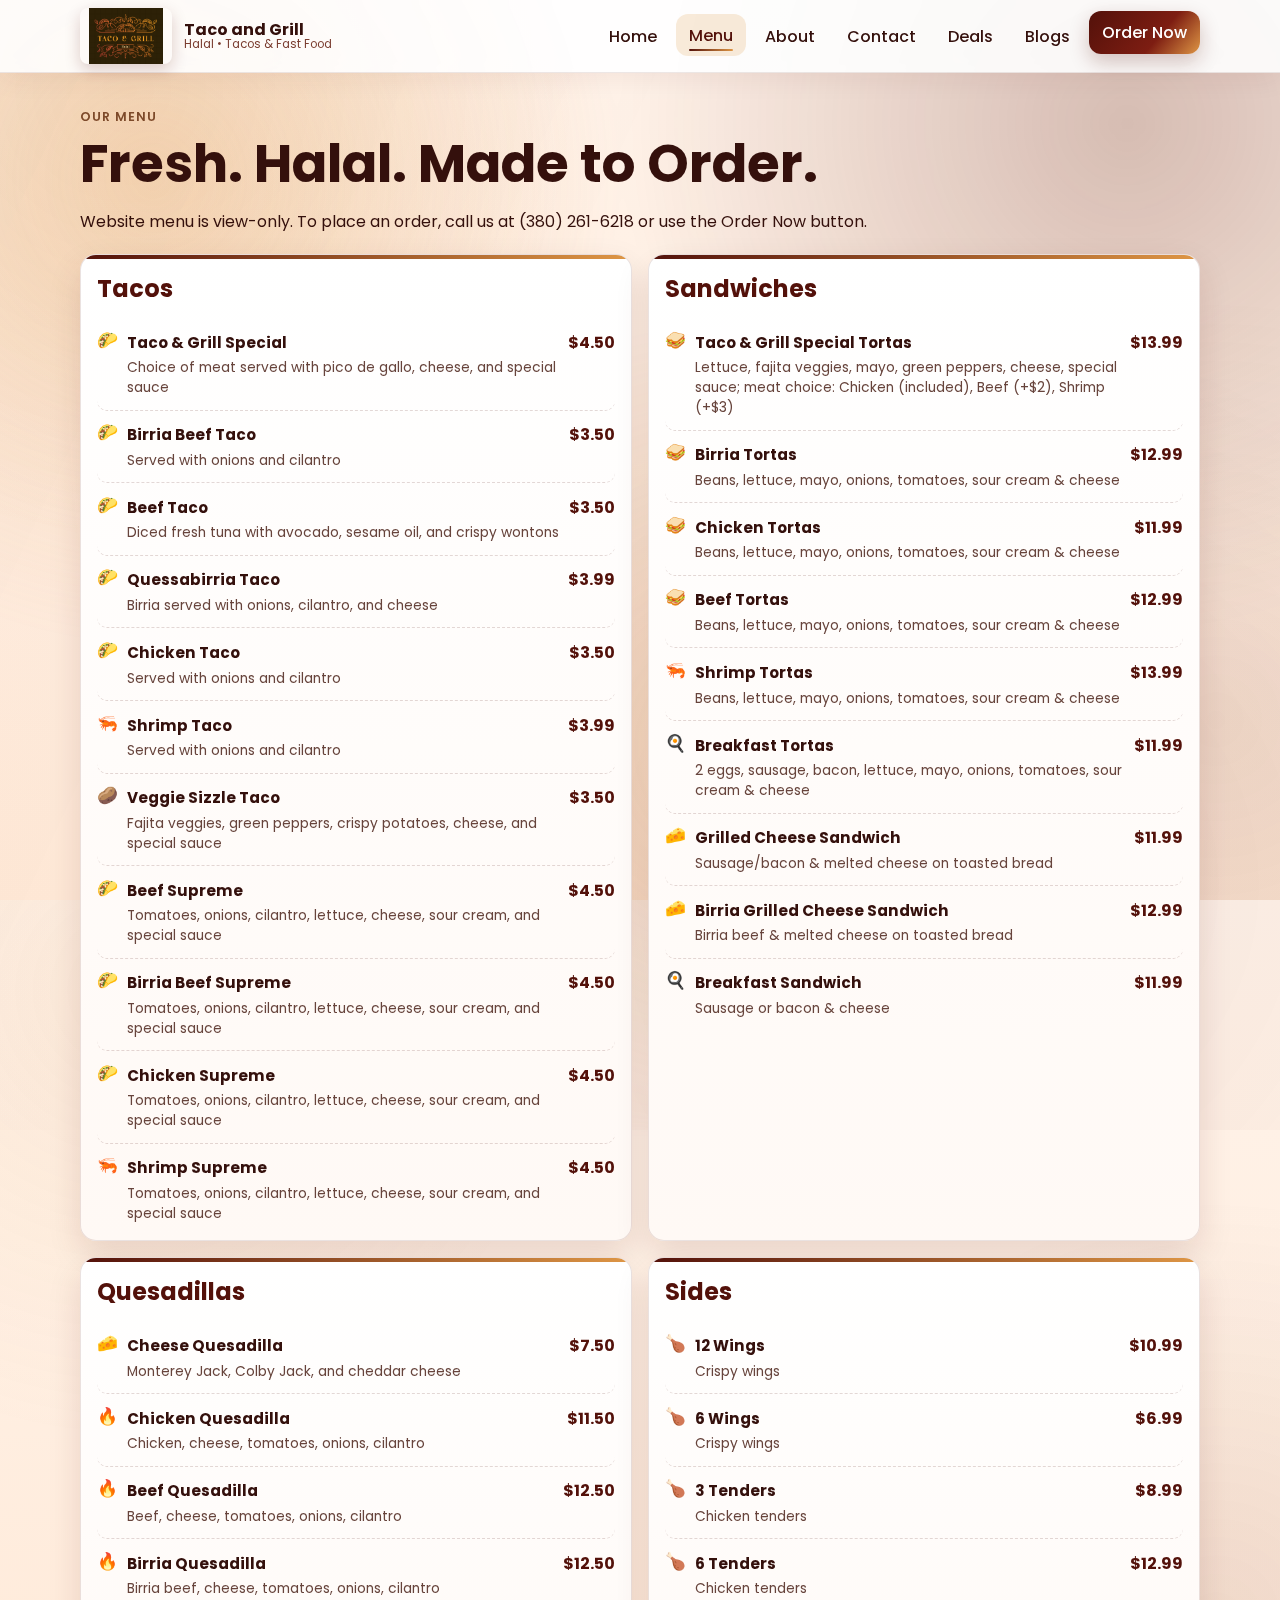
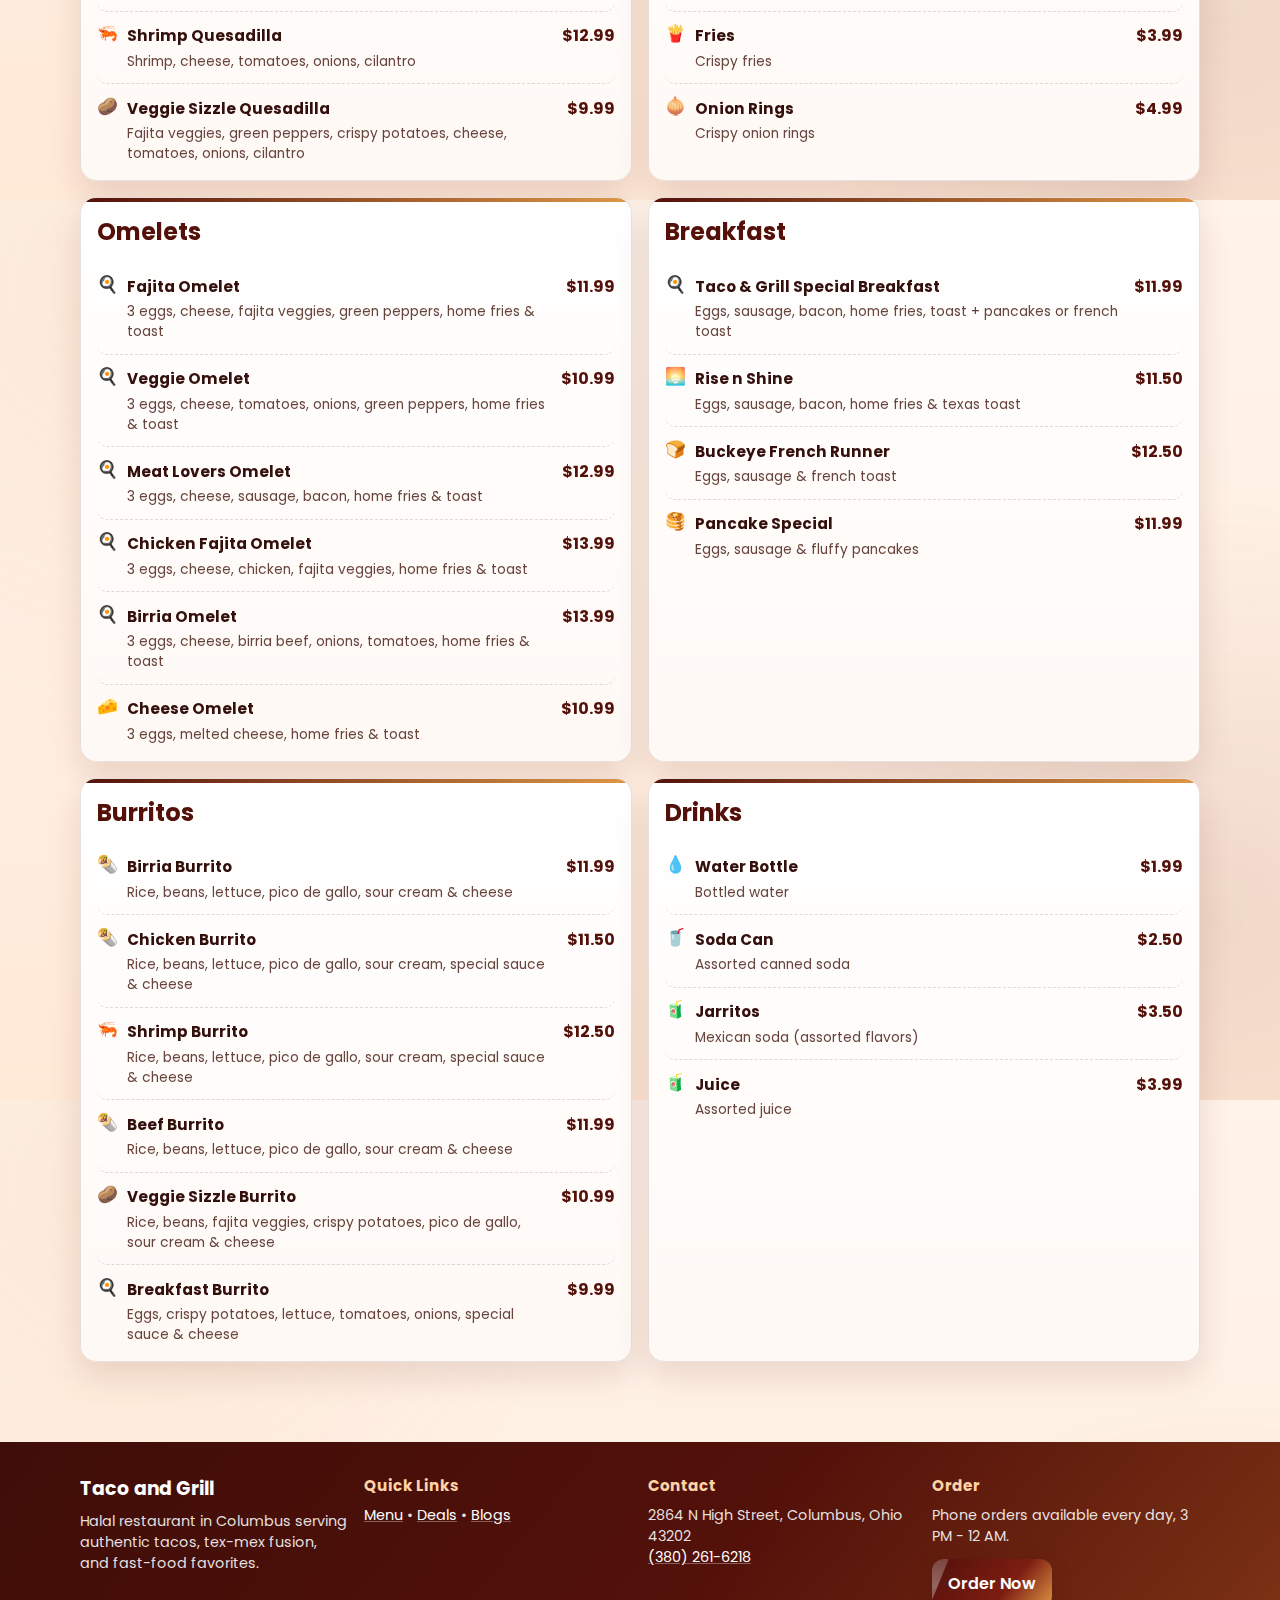
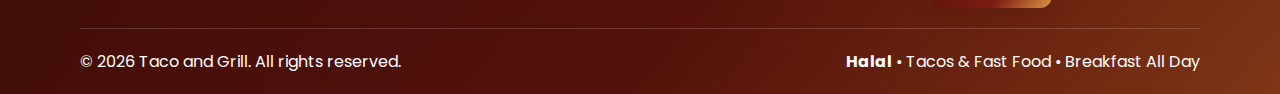
<file: menu.html>
<!DOCTYPE html>
<html lang="en">
<head>
  <meta charset="UTF-8" />
  <meta name="viewport" content="width=device-width, initial-scale=1.0" />
  <title>Taco and Grill | Menu</title>
  <meta name="description" content="Explore the Taco and Grill menu. All items are view-only on the website; order by phone or Clover." />
  <link rel="preconnect" href="https://fonts.googleapis.com">
  <link rel="preconnect" href="https://fonts.gstatic.com" crossorigin>
  <link rel="icon" type="image/svg+xml" href="assets/images/favicon.svg" />
  <link href="https://fonts.googleapis.com/css2?family=Poppins:wght@300;400;500;600;700;800&display=swap" rel="stylesheet">
  <link rel="stylesheet" href="assets/css/styles.css" />
</head>
<body>
  <header class="site-header">
    <nav class="navbar container">
      <a class="brand" href="index.html" aria-label="Taco and Grill home">
        <img class="brand-logo" src="assets/images/logo.png" alt="Taco and Grill logo" onerror="this.style.display='none'; this.nextElementSibling.style.display='grid';" />
        <span class="brand-mark brand-fallback">T&G</span>
        <span class="brand-text">
          <strong>Taco and Grill</strong>
          <small>Halal • Tacos & Fast Food</small>
        </span>
      </a>
      <button class="menu-toggle" id="menuToggle" aria-label="Toggle menu">☰</button>
      <ul class="nav-links" id="navLinks">
        <li><a href="index.html">Home</a></li>
        <li><a class="active" href="menu.html">Menu</a></li>
        <li><a href="about.html">About</a></li>
        <li><a href="contact.html">Contact</a></li>
        <li><a href="deals.html">Deals</a></li>
        <li><a href="blogs.html">Blogs</a></li>
        <li><a id="orderNowLink" class="btn btn-primary" href="https://www.clover.com/" target="_blank" rel="noopener">Order Now</a></li>
      </ul>
    </nav>
  </header>

  <main class="container page-main">
    <section class="section-head reveal-up">
      <p class="kicker">Our Menu</p>
      <h1>Fresh. Halal. Made to Order.</h1>
      <p>Website menu is view-only. To place an order, call us at <a href="tel:+13802616218">(380) 261-6218</a> or use the Order Now button.</p>
    </section>

    <section id="menuContainer" class="menu-layout" aria-live="polite"></section>
  </main>

  <footer class="site-footer">
    <div class="container footer-main">
      <div>
        <h3>Taco and Grill</h3>
        <p>Halal restaurant in Columbus serving authentic tacos, tex-mex fusion, and fast-food favorites.</p>
      </div>
      <div>
        <h4>Quick Links</h4>
        <p><a href="menu.html">Menu</a> • <a href="deals.html">Deals</a> • <a href="blogs.html">Blogs</a></p>
      </div>
      <div>
        <h4>Contact</h4>
        <p data-restaurant-address>2864 N High Street, Columbus, Ohio 43202</p>
        <p><a data-restaurant-phone-link href="tel:+13802616218"><span data-restaurant-phone>(380) 261-6218</span></a></p>
      </div>
      <div>
        <h4>Order</h4>
        <p>Phone orders available every day, 3 PM - 12 AM.</p>
        <a id="footerOrderLink" class="btn btn-primary" href="https://www.clover.com/" target="_blank" rel="noopener">Order Now</a>
      </div>
    </div>
    <div class="container footer-bottom">
      <p>© <span id="year"></span> Taco and Grill. All rights reserved.</p>
      <p><strong>Halal</strong> • Tacos & Fast Food • Breakfast All Day</p>
    </div>
  </footer>

  <script src="assets/js/main.js"></script>
  <script src="assets/js/menu.js"></script>
</body>
</html>
</file>
<file: assets/css/styles.css>
:root {
  --brand-dark: #53110A;
  --brand-gold: #DE9645;
  --brand-light: #ffffff;
  --bg-soft: #fff7f2;
  --text: #34100c;
  --card-shadow: 0 14px 34px rgba(83, 17, 10, 0.12);
}

* {
  box-sizing: border-box;
}

html,
body {
  height: 100%;
}

body {
  margin: 0;
  padding: 0;
  font-family: 'Poppins', sans-serif;
  color: var(--text);
  min-height: 100vh;
  display: flex;
  flex-direction: column;
  position: relative;
  isolation: isolate;
  background-color: #fff3ea;
  background:
    radial-gradient(circle at 10% 10%, rgba(222, 150, 69, 0.1), transparent 32%),
    radial-gradient(circle at 95% 80%, rgba(83, 17, 10, 0.09), transparent 30%),
    linear-gradient(180deg, #fff3ea 0%, #ffefe2 50%, #ffe9d7 100%);
  background-repeat: repeat, repeat, repeat;
}

body::before,
body::after {
  content: '';
  position: fixed;
  inset: -18vmax;
  pointer-events: none;
  z-index: 0;
}

body::before {
  background:
    radial-gradient(circle at 22% 30%, rgba(222, 150, 69, 0.28), transparent 28%),
    radial-gradient(circle at 78% 26%, rgba(83, 17, 10, 0.24), transparent 30%),
    radial-gradient(circle at 56% 72%, rgba(222, 150, 69, 0.18), transparent 32%);
  filter: blur(10px);
  animation: bgDrift 22s ease-in-out infinite alternate;
}

body::after {
  background-image:
    linear-gradient(115deg, rgba(83, 17, 10, 0.05) 0%, rgba(83, 17, 10, 0) 45%),
    radial-gradient(circle at 70% 82%, rgba(83, 17, 10, 0.11), transparent 34%);
  mix-blend-mode: multiply;
  opacity: 0.55;
  animation: bgPulse 12s ease-in-out infinite;
}

body > * {
  position: relative;
  z-index: 1;
}

main {
  flex: 1 0 auto;
}

a {
  color: inherit;
  text-decoration: none;
}

.container {
  width: min(1120px, 92%);
  margin: 0 auto;
}

.site-header {
  position: sticky;
  top: 0;
  z-index: 50;
  backdrop-filter: blur(8px);
  background: rgba(255, 255, 255, 0.92);
  border-bottom: 1px solid rgba(83, 17, 10, 0.1);
  box-shadow: 0 8px 24px rgba(83, 17, 10, 0.06);
}

.navbar {
  display: flex;
  align-items: center;
  justify-content: space-between;
  min-height: 72px;
  gap: 1rem;
}

.brand {
  display: inline-flex;
  align-items: center;
  gap: 0.75rem;
}

.brand-logo {
  width: 92px;
  height: 56px;
  border-radius: 8px;
  object-fit: contain;
  background: transparent;
  padding: 0;
  border: none;
  box-shadow: 0 6px 16px rgba(83, 17, 10, 0.2);
}

.brand-mark {
  width: 42px;
  height: 42px;
  border-radius: 50%;
  display: grid;
  place-content: center;
  font-weight: 700;
  background: linear-gradient(135deg, var(--brand-dark), #7c1c11);
  color: var(--brand-light);
}

.brand-fallback {
  display: none;
}

.brand-text {
  display: flex;
  flex-direction: column;
  line-height: 1.1;
}

.brand-text small {
  font-size: 0.72rem;
  color: #7a3c2f;
}

.nav-links {
  display: flex;
  align-items: center;
  gap: 0.4rem;
  list-style: none;
  margin: 0;
  padding: 0;
}

.nav-links a {
  display: inline-block;
  padding: 0.55rem 0.8rem;
  border-radius: 12px;
  font-weight: 500;
  position: relative;
  transition: transform 180ms ease, background-color 220ms ease, color 220ms ease;
}

.nav-links a::after {
  content: '';
  position: absolute;
  left: 0.8rem;
  right: 0.8rem;
  bottom: 0.35rem;
  height: 2px;
  border-radius: 999px;
  background: linear-gradient(90deg, var(--brand-dark), var(--brand-gold));
  transform: scaleX(0);
  transform-origin: left;
  transition: transform 220ms ease;
}

.nav-links a:hover,
.nav-links a.active {
  color: var(--brand-dark);
  background: rgba(222, 150, 69, 0.2);
  transform: translateY(-1px);
}

.nav-links a:hover::after,
.nav-links a.active::after {
  transform: scaleX(1);
}

.menu-toggle {
  display: none;
  border: 1px solid rgba(83, 17, 10, 0.22);
  border-radius: 10px;
  background: #fff;
  font-size: 1.1rem;
  padding: 0.35rem 0.65rem;
  cursor: pointer;
}

.btn {
  border: none;
  border-radius: 12px;
  padding: 0.72rem 1rem;
  font-weight: 600;
  display: inline-flex;
  align-items: center;
  justify-content: center;
  position: relative;
  overflow: hidden;
  transition: transform 180ms ease, box-shadow 180ms ease;
}

.btn::after {
  content: '';
  position: absolute;
  top: -120%;
  left: -30%;
  width: 36%;
  height: 320%;
  background: linear-gradient(180deg, rgba(255, 255, 255, 0), rgba(255, 255, 255, 0.34), rgba(255, 255, 255, 0));
  transform: rotate(22deg);
  transition: left 420ms ease;
}

.btn:hover {
  transform: translateY(-2px) scale(1.01);
}

.btn:hover::after {
  left: 112%;
}

.btn-primary {
  color: #fff;
  background: linear-gradient(130deg, var(--brand-dark), #7d1d12 62%, var(--brand-gold));
  box-shadow: 0 8px 20px rgba(83, 17, 10, 0.24);
}

.btn-secondary {
  color: var(--brand-dark);
  background: rgba(222, 150, 69, 0.18);
  border: 1px solid rgba(83, 17, 10, 0.16);
}

.hero {
  position: relative;
  overflow: hidden;
  padding: 4.5rem 0 3rem;
}

.hero::after {
  content: '';
  position: absolute;
  inset: 0;
  pointer-events: none;
  background: linear-gradient(120deg, rgba(222, 150, 69, 0.08), transparent 38%);
}

.hero-bg-glow {
  position: absolute;
  width: 360px;
  height: 360px;
  border-radius: 999px;
  filter: blur(8px);
  opacity: 0.25;
  animation: floatY 6s ease-in-out infinite;
}

.hero-bg-glow-1 {
  background: var(--brand-gold);
  top: -120px;
  right: -60px;
}

.hero-bg-glow-2 {
  background: var(--brand-dark);
  bottom: -160px;
  left: -120px;
  animation-delay: 1.2s;
}

.hero-grid {
  display: grid;
  grid-template-columns: 1.3fr 1fr;
  align-items: center;
  gap: 1.8rem;
}

.kicker {
  margin: 0;
  letter-spacing: 0.08em;
  text-transform: uppercase;
  color: #7d4a2a;
  font-weight: 600;
  font-size: 0.78rem;
}

h1 {
  font-size: clamp(1.9rem, 4.4vw, 3.3rem);
  line-height: 1.12;
  margin: 0.5rem 0 1rem;
}

h1 span {
  background: linear-gradient(90deg, var(--brand-dark), var(--brand-gold));
  -webkit-background-clip: text;
  -webkit-text-fill-color: transparent;
}

.hero-content p {
  color: #5a2a1e;
  max-width: 60ch;
}

.hero-actions {
  display: flex;
  flex-wrap: wrap;
  gap: 0.75rem;
  margin-top: 1.1rem;
}

.meta-row {
  margin-top: 1.3rem;
  display: flex;
  gap: 1.4rem;
  flex-wrap: wrap;
}

.meta-row div {
  display: flex;
  flex-direction: column;
  gap: 0.2rem;
}

.hero-card,
.card,
.notice,
.menu-category {
  background: linear-gradient(180deg, #ffffff, #fff9f5);
  border: 1px solid rgba(83, 17, 10, 0.12);
  border-radius: 16px;
  box-shadow: var(--card-shadow);
  transition: transform 220ms ease, box-shadow 260ms ease, border-color 220ms ease;
}

.hero-card:hover,
.card:hover,
.menu-category:hover {
  transform: translateY(-4px);
  border-color: rgba(222, 150, 69, 0.42);
  box-shadow: 0 18px 36px rgba(83, 17, 10, 0.16);
}

.hero-card {
  padding: 1.2rem;
}

.hero-card ul {
  margin: 0.8rem 0 1rem;
  padding-left: 1.1rem;
}

.text-link {
  font-weight: 600;
  color: var(--brand-dark);
  transition: letter-spacing 180ms ease, color 180ms ease;
}

.text-link:hover {
  letter-spacing: 0.01em;
  color: #7d1d12;
}

.section {
  padding: 0.8rem 0 3rem;
}

.section-head {
  margin-bottom: 1.2rem;
}

.section-head h1,
.section-head h2 {
  margin-bottom: 0.5rem;
}

.info-cards,
.cards-grid,
.grid-2 {
  display: grid;
  grid-template-columns: repeat(3, minmax(0, 1fr));
  gap: 1rem;
}

.grid-2 {
  grid-template-columns: repeat(2, minmax(0, 1fr));
}

.card {
  padding: 1.15rem;
}

.split-highlight {
  display: grid;
  grid-template-columns: 1.2fr 1fr;
  gap: 1rem;
  align-items: stretch;
}

.split-highlight > div {
  background: linear-gradient(180deg, #ffffff, #fff9f5);
  border: 1px solid rgba(83, 17, 10, 0.12);
  border-radius: 16px;
  box-shadow: var(--card-shadow);
  padding: 1.2rem;
}

.highlight-stats {
  display: grid;
  grid-template-columns: 1fr 1fr;
  gap: 0.8rem;
}

.highlight-stats article {
  border-radius: 14px;
  padding: 1rem;
  border: 1px solid rgba(83, 17, 10, 0.12);
  background: linear-gradient(130deg, rgba(83, 17, 10, 0.92), rgba(127, 53, 21, 0.95));
  color: #fff;
  transition: transform 200ms ease, box-shadow 220ms ease;
}

.highlight-stats article:hover {
  transform: translateY(-3px);
  box-shadow: 0 12px 22px rgba(83, 17, 10, 0.22);
}

.highlight-stats strong {
  display: block;
  font-size: 1.25rem;
  margin-bottom: 0.2rem;
}

.highlight-stats span {
  font-size: 0.86rem;
  color: rgba(255, 255, 255, 0.88);
}

.page-main {
  padding: 2.2rem 0 3rem;
}

.notice {
  padding: 0.9rem 1rem;
  margin: 1rem 0 1.1rem;
}

.pill {
  display: inline-block;
  background: rgba(222, 150, 69, 0.2);
  border-radius: 999px;
  padding: 0.2rem 0.6rem;
  font-weight: 600;
}

.menu-layout {
  display: grid;
  grid-template-columns: repeat(2, minmax(0, 1fr));
  gap: 1rem;
}

.menu-category {
  padding: 1rem;
  position: relative;
  overflow: hidden;
}

.menu-category::before {
  content: '';
  position: absolute;
  left: 0;
  top: 0;
  width: 100%;
  height: 4px;
  background: linear-gradient(90deg, var(--brand-dark), var(--brand-gold));
}

.menu-category h2 {
  margin: 0 0 0.8rem;
  color: var(--brand-dark);
}

.menu-item {
  display: grid;
  grid-template-columns: 1fr auto;
  gap: 0.6rem;
  padding: 0.72rem 0;
  border-bottom: 1px dashed rgba(83, 17, 10, 0.16);
  border-radius: 10px;
  transition: background-color 180ms ease, padding-inline 180ms ease;
}

.menu-item-main {
  display: flex;
  align-items: flex-start;
  gap: 0.55rem;
}

.menu-emoji {
  font-size: 1.05rem;
  line-height: 1.2;
  transition: transform 180ms ease;
}

.menu-item:hover {
  background: rgba(222, 150, 69, 0.12);
  padding-inline: 0.5rem;
}

.menu-item:hover .menu-emoji {
  transform: scale(1.12) rotate(-6deg);
}

.menu-item:last-child {
  border-bottom: none;
  padding-bottom: 0;
}

.menu-item strong {
  font-size: 0.95rem;
}

.menu-item p {
  margin: 0.22rem 0 0;
  font-size: 0.86rem;
  color: #67443c;
}

.menu-price {
  font-weight: 700;
  color: var(--brand-dark);
}

.list-check {
  margin: 0;
  padding-left: 1.1rem;
}

.list-check li {
  margin-bottom: 0.45rem;
}

.deal-badge {
  display: inline-block;
  margin-bottom: 0.6rem;
  background: linear-gradient(130deg, rgba(83, 17, 10, 0.95), rgba(222, 150, 69, 0.95));
  color: #fff;
  border-radius: 999px;
  padding: 0.3rem 0.65rem;
  font-size: 0.78rem;
  font-weight: 600;
  transition: transform 180ms ease;
}

.card:hover .deal-badge {
  transform: translateY(-1px) scale(1.03);
}

.deals-hero {
  margin-bottom: 1rem;
  display: grid;
  grid-template-columns: 1.2fr 1fr;
  gap: 1rem;
  align-items: center;
  background:
    radial-gradient(circle at 85% 20%, rgba(222, 150, 69, 0.2), transparent 40%),
    linear-gradient(140deg, #fff9f3, #fff5ec);
}

.deals-hero h2 {
  margin: 0 0 0.4rem;
  color: var(--brand-dark);
}

.deals-hero p {
  margin: 0;
  color: #64352a;
}

.deals-points {
  display: flex;
  flex-wrap: wrap;
  gap: 0.55rem;
  justify-content: flex-end;
}

.deals-points span {
  display: inline-flex;
  align-items: center;
  border-radius: 999px;
  padding: 0.35rem 0.65rem;
  font-size: 0.78rem;
  font-weight: 600;
  color: #fff;
  background: linear-gradient(125deg, rgba(83, 17, 10, 0.95), rgba(127, 53, 21, 0.95));
}

.deals-grid {
  grid-template-columns: repeat(auto-fit, minmax(260px, 1fr));
}

.deal-card {
  position: relative;
  overflow: hidden;
}

.deal-card::before {
  content: '';
  position: absolute;
  top: 0;
  left: 0;
  right: 0;
  height: 4px;
  background: linear-gradient(90deg, var(--brand-dark), var(--brand-gold));
}

.deal-card-top {
  display: flex;
  align-items: center;
  justify-content: space-between;
  gap: 0.5rem;
  margin-bottom: 0.25rem;
}

.deal-callout {
  font-size: 0.72rem;
  font-weight: 700;
  color: #7d1d12;
  background: rgba(222, 150, 69, 0.22);
  border: 1px solid rgba(83, 17, 10, 0.14);
  border-radius: 999px;
  padding: 0.22rem 0.55rem;
  white-space: nowrap;
}

.deal-validity {
  margin: 0.4rem 0 0.75rem;
}

.deal-validity strong {
  color: var(--brand-dark);
}

.blog-feature-wrap {
  margin-bottom: 1rem;
}

.blog-feature {
  display: grid;
  grid-template-columns: 150px 1fr;
  gap: 1rem;
  align-items: center;
}

.blog-feature h2 {
  margin: 0.2rem 0 0.5rem;
}

.blog-feature-media {
  width: 150px;
  height: 150px;
  border-radius: 18px;
  display: grid;
  place-content: center;
  font-size: 3rem;
  background: linear-gradient(130deg, rgba(83, 17, 10, 0.92), rgba(127, 53, 21, 0.95));
  color: #fff;
  box-shadow: inset 0 0 0 1px rgba(255, 255, 255, 0.2);
}

.blog-grid {
  display: grid;
  grid-template-columns: repeat(3, minmax(0, 1fr));
  gap: 1rem;
}

.blog-card {
  display: flex;
  flex-direction: column;
  gap: 0.45rem;
}

.blog-card h3 {
  margin: 0;
}

.blog-meta {
  display: flex;
  gap: 0.4rem;
  align-items: center;
  font-size: 0.82rem;
  color: #7a4f41;
  margin: 0.2rem 0 0.35rem;
}

.blog-detail {
  max-width: 860px;
  margin: 0 auto;
  padding: 1.4rem;
}

.blog-detail h1 {
  margin-top: 0.5rem;
}

.blog-detail-cover {
  margin: 0.8rem 0 1rem;
  height: 210px;
  border-radius: 18px;
  display: grid;
  place-content: center;
  font-size: 4.2rem;
  background: linear-gradient(130deg, rgba(83, 17, 10, 0.94), rgba(222, 150, 69, 0.9));
  color: #fff;
}

.blog-content {
  display: grid;
  gap: 0.65rem;
}

.blog-content p {
  margin: 0;
  color: #4f281f;
  line-height: 1.75;
}

.blog-cta {
  margin-top: 1.2rem;
  padding-top: 1rem;
  border-top: 1px dashed rgba(83, 17, 10, 0.2);
  display: flex;
  justify-content: space-between;
  align-items: center;
  gap: 1rem;
  flex-wrap: wrap;
}

.site-footer {
  margin-top: 2rem;
  color: #fff;
  background: linear-gradient(130deg, #3f0d08, #53110A 55%, #7f3515);
}

.footer-main {
  display: grid;
  grid-template-columns: repeat(4, minmax(0, 1fr));
  gap: 1rem;
  padding: 2rem 0 1.25rem;
}

.footer-main h3,
.footer-main h4 {
  margin: 0 0 0.5rem;
}

.footer-main h3 {
  font-size: 1.18rem;
}

.footer-main h4 {
  font-size: 0.95rem;
  color: #ffd3a5;
}

.footer-main p {
  margin: 0;
  color: rgba(255, 255, 255, 0.88);
  font-size: 0.9rem;
}

.footer-main a {
  color: #fff;
  text-decoration: underline;
  text-decoration-color: rgba(255, 255, 255, 0.32);
}

.footer-main .btn {
  margin-top: 0.75rem;
  text-decoration: none;
}

.footer-bottom {
  min-height: 66px;
  display: flex;
  align-items: center;
  justify-content: space-between;
  gap: 1rem;
  flex-wrap: wrap;
  border-top: 1px solid rgba(255, 255, 255, 0.16);
}

.reveal-up {
  opacity: 0;
  transform: translateY(12px);
  transition: opacity 500ms ease, transform 500ms ease;
}

.reveal-up.in {
  opacity: 1;
  transform: translateY(0);
}

.delay-1 {
  transition-delay: 90ms;
}

.delay-2 {
  transition-delay: 180ms;
}

@keyframes floatY {
  0%,
  100% {
    transform: translateY(0px);
  }
  50% {
    transform: translateY(-15px);
  }
}

@keyframes bgDrift {
  0% {
    transform: translate3d(-2%, -1%, 0) scale(1);
  }
  50% {
    transform: translate3d(2%, 1%, 0) scale(1.05);
  }
  100% {
    transform: translate3d(0%, -2%, 0) scale(1.02);
  }
}

@keyframes bgPulse {
  0%,
  100% {
    opacity: 0.45;
  }
  50% {
    opacity: 0.68;
  }
}

@media (prefers-reduced-motion: reduce) {
  body::before,
  body::after {
    animation: none;
  }
}

@media (max-width: 980px) {
  .hero-grid,
  .menu-layout,
  .info-cards,
  .cards-grid,
  .blog-grid,
  .grid-2,
  .split-highlight {
    grid-template-columns: 1fr;
  }

  .deals-hero {
    grid-template-columns: 1fr;
  }

  .deals-points {
    justify-content: flex-start;
  }

  .blog-feature {
    grid-template-columns: 1fr;
  }

  .blog-feature-media {
    width: 100%;
    height: 130px;
  }

  .menu-toggle {
    display: inline-flex;
  }

  .nav-links {
    position: fixed;
    left: 4%;
    right: 4%;
    top: 82px;
    background: #fff;
    border: 1px solid rgba(83, 17, 10, 0.18);
    border-radius: 14px;
    box-shadow: var(--card-shadow);
    padding: 0.8rem;
    display: none;
    flex-direction: column;
    align-items: stretch;
  }

  .nav-links.open {
    display: flex;
  }

  .nav-links li {
    width: 100%;
  }

  .nav-links a {
    width: 100%;
  }

  .brand-logo,
  .brand-mark {
    width: 78px;
    height: 48px;
  }

  .brand-mark {
    width: 40px;
    height: 40px;
  }

  .footer-grid {
    justify-content: center;
    text-align: center;
  }

  .footer-main {
    grid-template-columns: 1fr 1fr;
  }

  .footer-bottom {
    justify-content: center;
    text-align: center;
  }
}

@media (max-width: 620px) {
  .footer-main {
    grid-template-columns: 1fr;
  }
}
</file>
